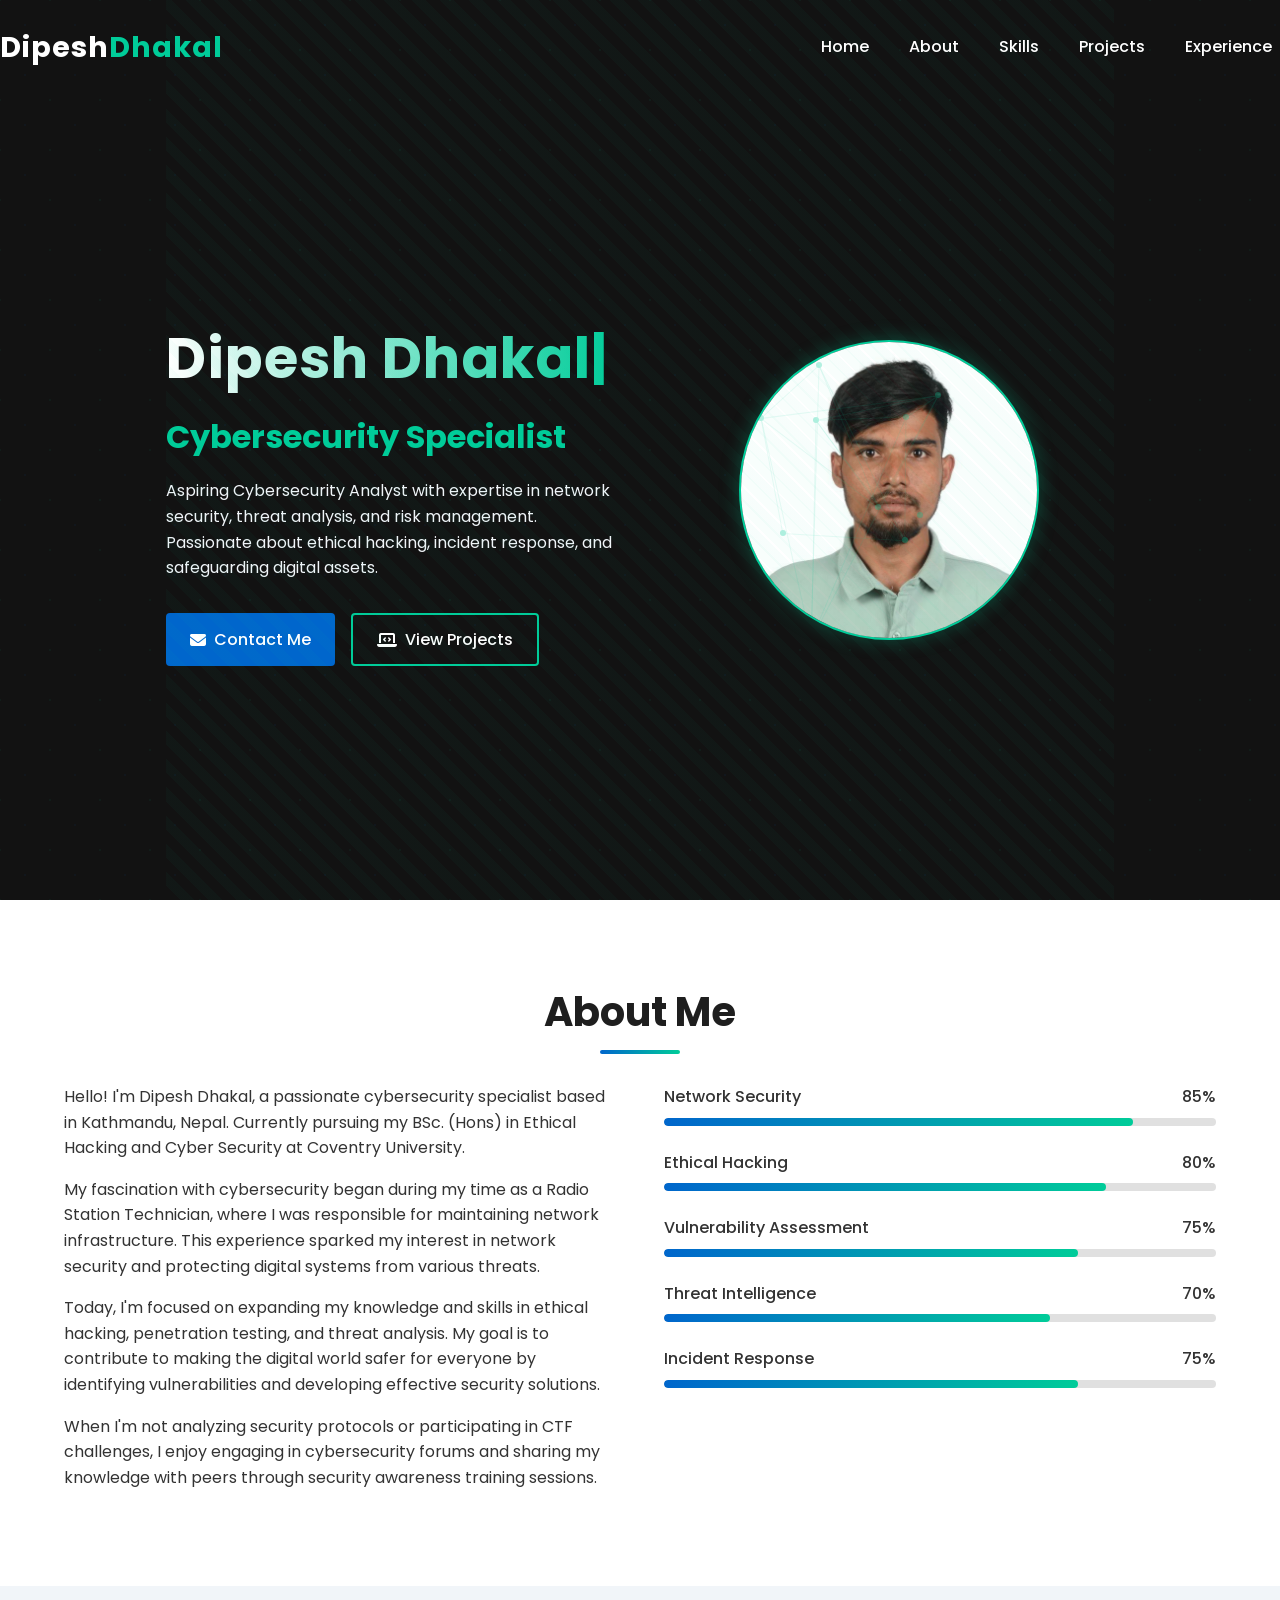
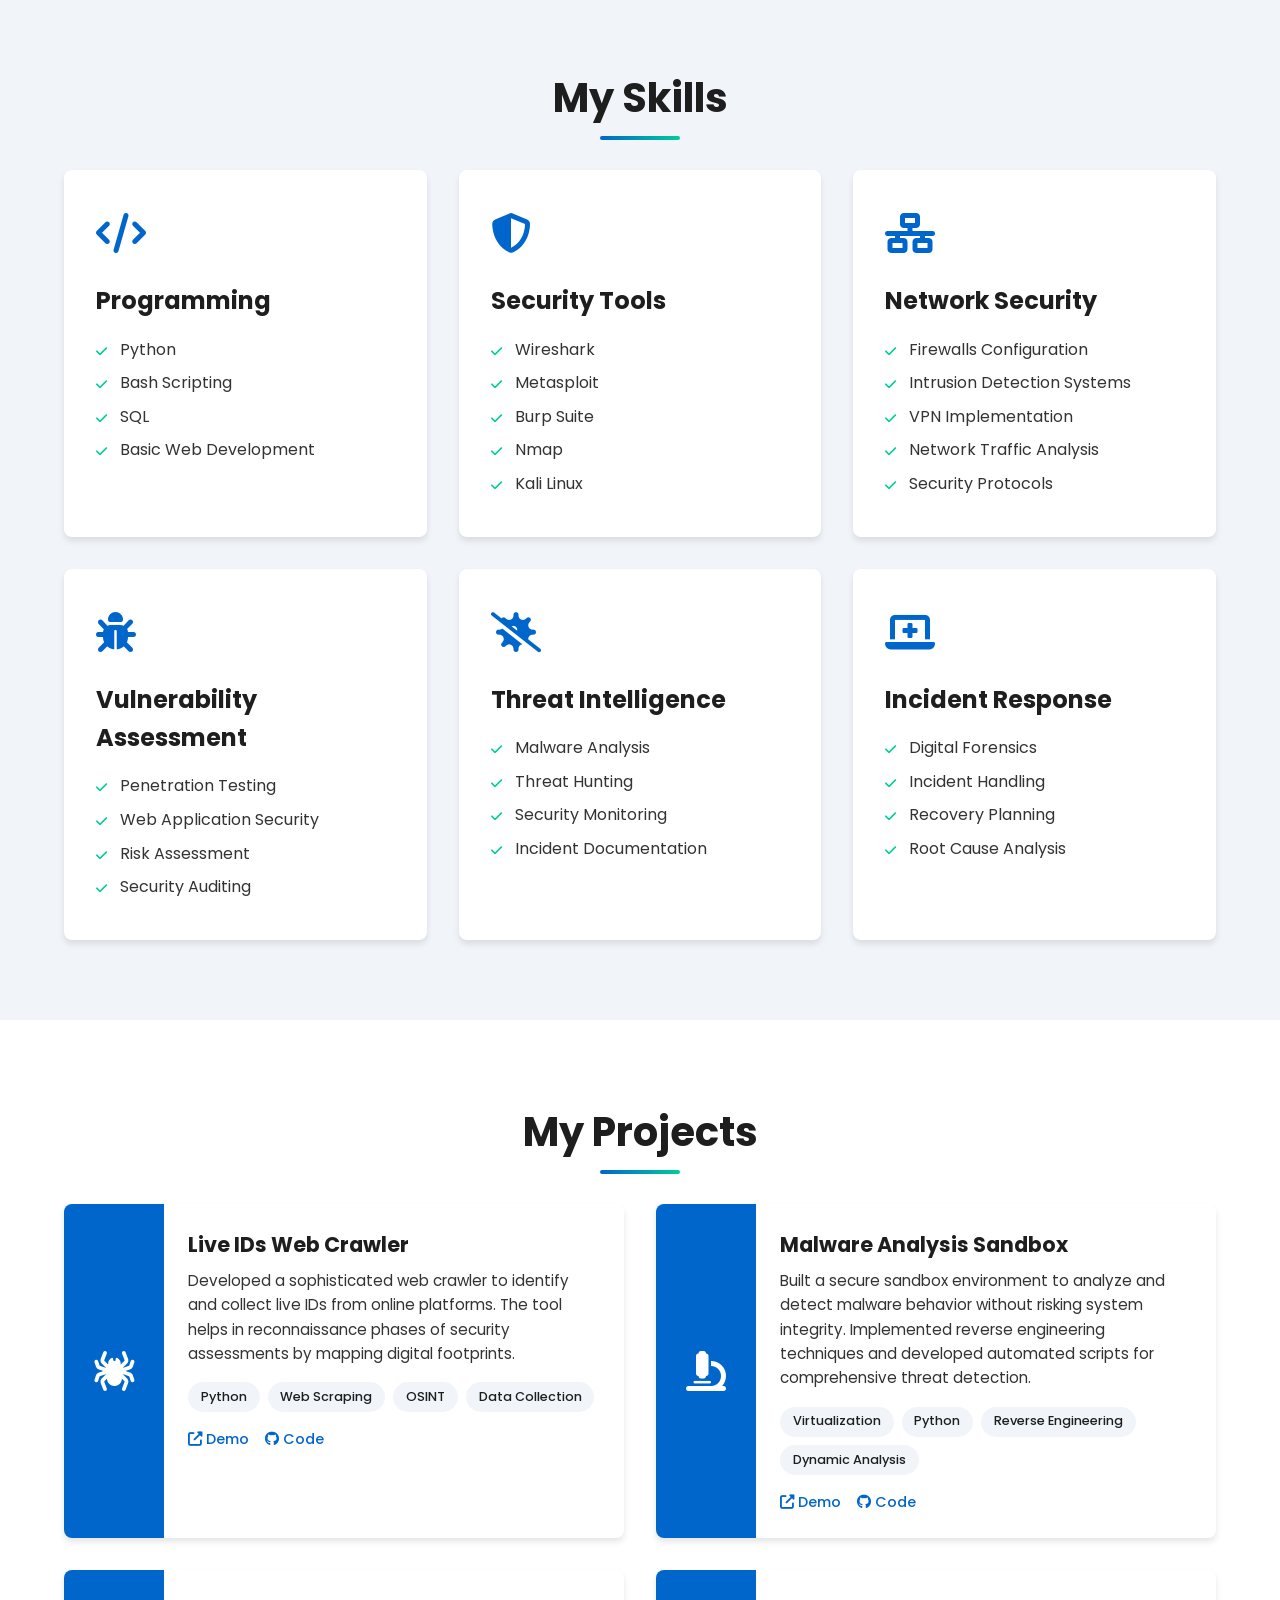
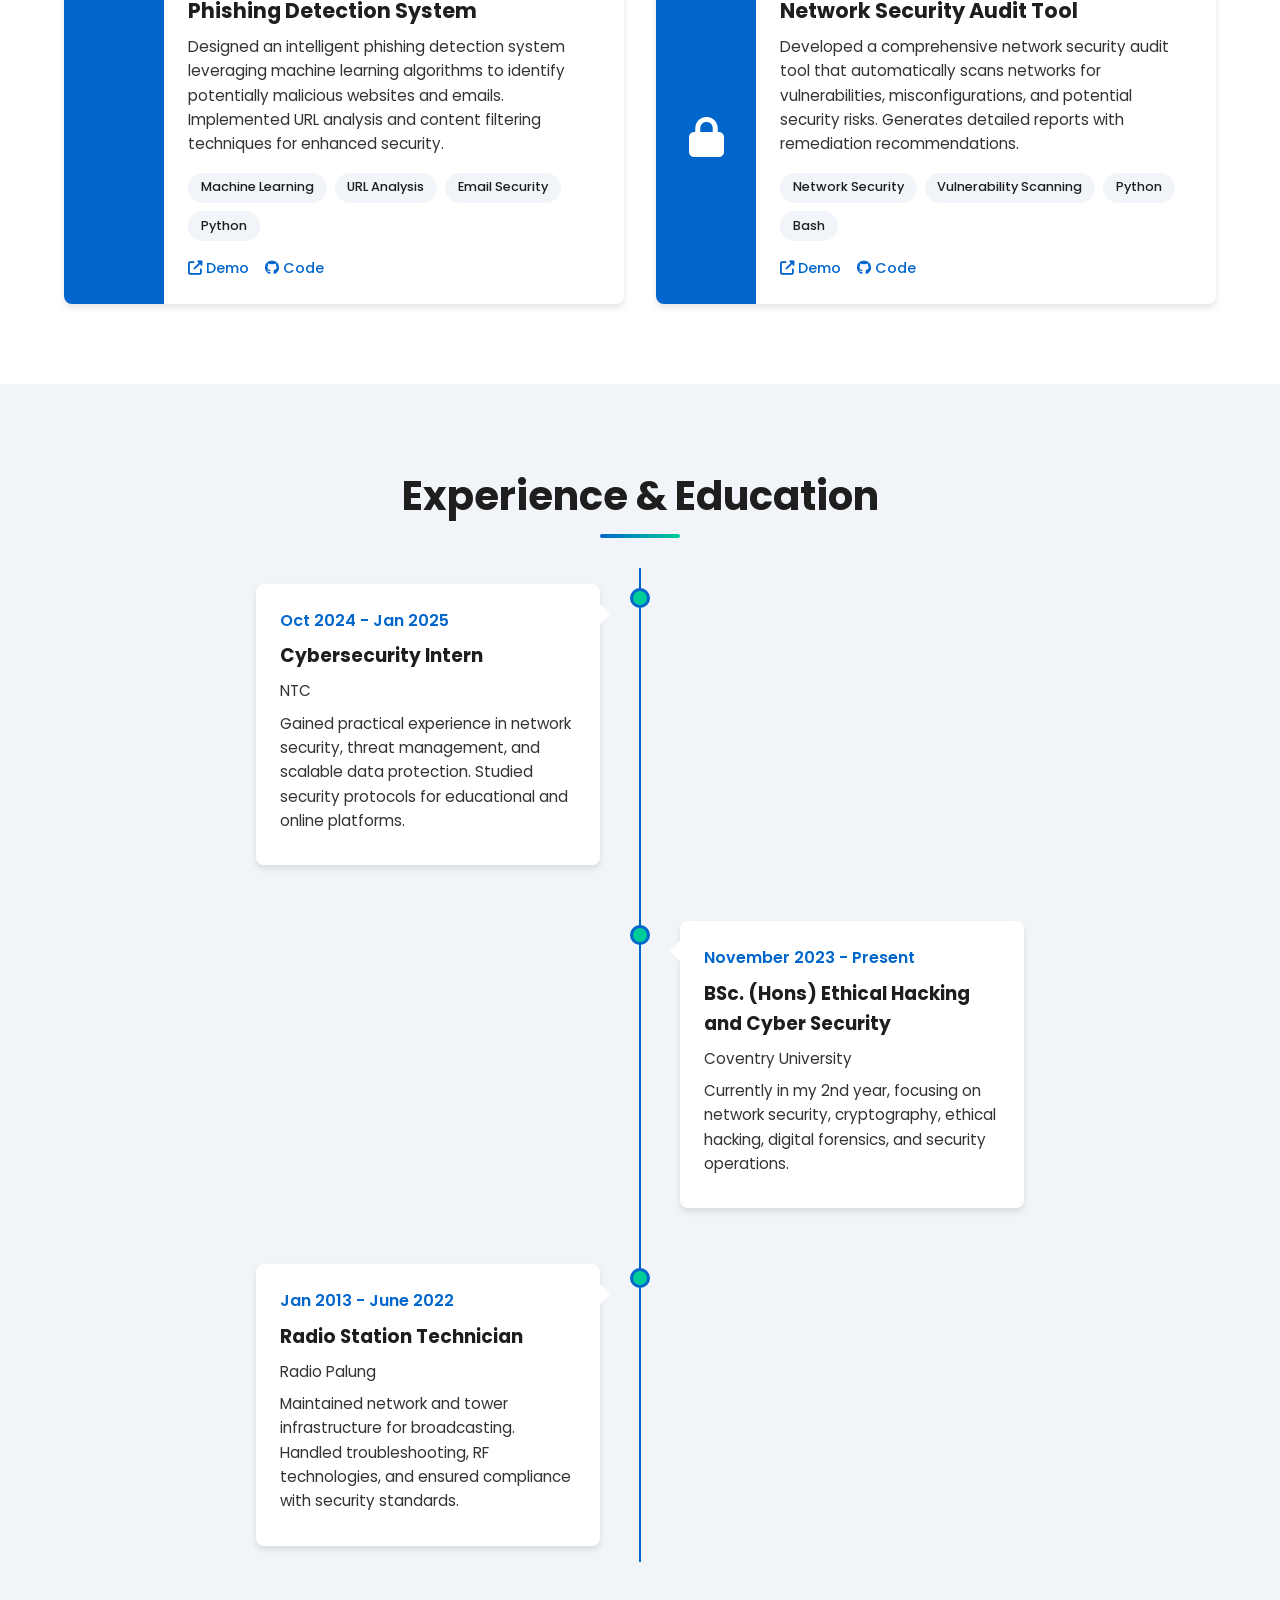
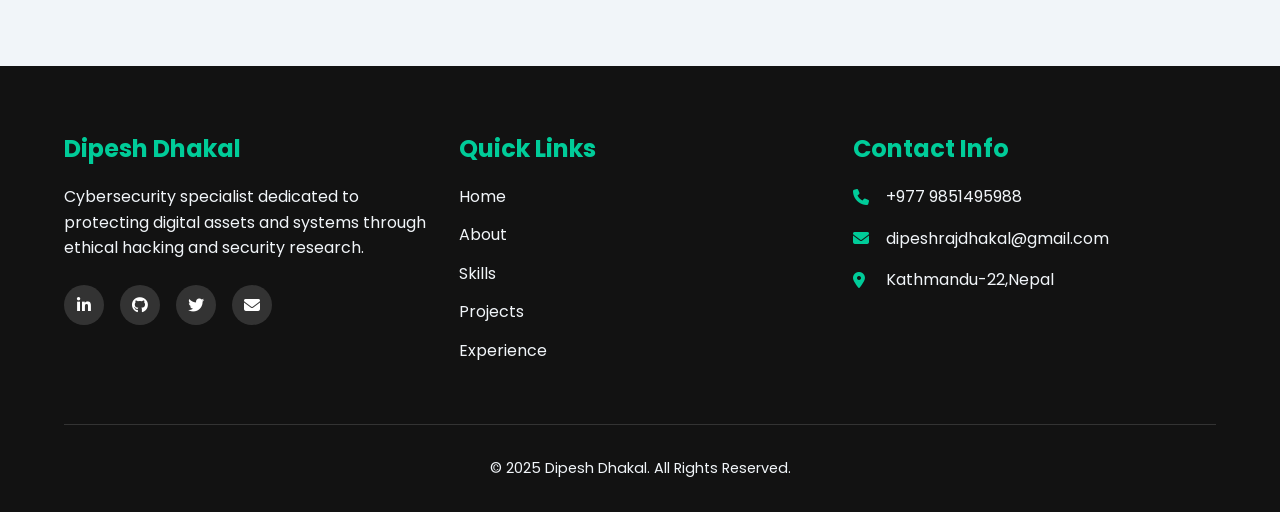
<file: index.html>
<!DOCTYPE html>
<html lang="en">
<head>
    <meta charset="UTF-8">
    <meta name="viewport" content="width=device-width, initial-scale=1.0">
    <title>Dipesh Dhakal | Cybersecurity Specialist</title>
    <link rel="stylesheet" href="https://cdnjs.cloudflare.com/ajax/libs/font-awesome/6.4.0/css/all.min.css">
    <link rel="stylesheet" href="css/style.css">
    <link rel="icon"href="image/final.ico" type="image/x-icon">
</head>
<body>
<header id="home">
    <div class="cyber-pattern"></div>
    <div class="container">
        <nav>
            <div class="logo">Dipesh<span>Dhakal</span></div>
            <div class="nav-links">
                <a href="#home">Home</a>
                <a href="#about">About</a>
                <a href="#skills">Skills</a>
                <a href="#projects">Projects</a>
                <a href="#experience">Experience</a>

            </div>
            <div class="hamburger">
                <i class="fas fa-bars"></i>
            </div>
        </nav>

        <div class="hero">
            <div class="hero-content">
                <h1 class="hero-title">Dipesh Dhakal</h1>
                <h2 class="hero-subtitle">Cybersecurity Specialist</h2>
                <p class="hero-text">Aspiring Cybersecurity Analyst with expertise in network security, threat analysis, and risk management. Passionate about ethical hacking, incident response, and safeguarding digital assets.</p>
                <div class="cta-buttons">
                    <a href="#contact" class="btn btn-primary">
                        <i class="fas fa-envelope"></i> Contact Me
                    </a>
                    <a href="#projects" class="btn btn-outline">
                        <i class="fas fa-laptop-code"></i> View Projects
                    </a>
                </div>
            </div>

            <div class="hero-image">
                <div class="profile-container">
                    <img src="/image/profile1.jpg" alt="Dipesh Dhakal" class="profile-img">
                    <div class="network-overlay"></div>
                </div>
            </div>
                    <div class="network-overlay"></div>
                </div>
            </div>
        </div>
    </div>
</header>

<section id="about">
    <div class="container">
        <h2 class="section-title">About Me</h2>

        <div class="about-content">
            <div class="about-text">
                <p>Hello! I'm Dipesh Dhakal, a passionate cybersecurity specialist based in Kathmandu, Nepal. Currently pursuing my BSc. (Hons) in Ethical Hacking and Cyber Security at  Coventry University.</p>

                <p>My fascination with cybersecurity began during my time as a Radio Station Technician, where I was responsible for maintaining network infrastructure. This experience sparked my interest in network security and protecting digital systems from various threats.</p>

                <p>Today, I'm focused on expanding my knowledge and skills in ethical hacking, penetration testing, and threat analysis. My goal is to contribute to making the digital world safer for everyone by identifying vulnerabilities and developing effective security solutions.</p>

                <p>When I'm not analyzing security protocols or participating in CTF challenges, I enjoy engaging in cybersecurity forums and sharing my knowledge with peers through security awareness training sessions.</p>
            </div>

            <div class="about-stats">
                <div class="stat-item">
                    <div class="stat-title">
                        <span class="stat-name">Network Security</span>
                        <span class="stat-percentage">85%</span>
                    </div>
                    <div class="progress-bar">
                        <div class="progress" style="width: 85%;"></div>
                    </div>
                </div>

                <div class="stat-item">
                    <div class="stat-title">
                        <span class="stat-name">Ethical Hacking</span>
                        <span class="stat-percentage">80%</span>
                    </div>
                    <div class="progress-bar">
                        <div class="progress" style="width: 80%;"></div>
                    </div>
                </div>

                <div class="stat-item">
                    <div class="stat-title">
                        <span class="stat-name">Vulnerability Assessment</span>
                        <span class="stat-percentage">75%</span>
                    </div>
                    <div class="progress-bar">
                        <div class="progress" style="width: 75%;"></div>
                    </div>
                </div>

                <div class="stat-item">
                    <div class="stat-title">
                        <span class="stat-name">Threat Intelligence</span>
                        <span class="stat-percentage">70%</span>
                    </div>
                    <div class="progress-bar">
                        <div class="progress" style="width: 70%;"></div>
                    </div>
                </div>

                <div class="stat-item">
                    <div class="stat-title">
                        <span class="stat-name">Incident Response</span>
                        <span class="stat-percentage">75%</span>
                    </div>
                    <div class="progress-bar">
                        <div class="progress" style="width: 75%;"></div>
                    </div>
                </div>
            </div>
        </div>
    </div>
</section>

<section id="skills" style="background-color: #f1f5f9;">
    <div class="container">
        <h2 class="section-title">My Skills</h2>

        <div class="skills-container">
            <div class="skill-card">
                <div class="skill-icon">
                    <i class="fas fa-code"></i>
                </div>
                <h3 class="skill-title">Programming</h3>
                <ul class="skill-list">
                    <li>Python</li>
                    <li>Bash Scripting</li>
                    <li>SQL</li>
                    <li>Basic Web Development</li>
                </ul>
            </div>

            <div class="skill-card">
                <div class="skill-icon">
                    <i class="fas fa-shield-alt"></i>
                </div>
                <h3 class="skill-title">Security Tools</h3>
                <ul class="skill-list">
                    <li>Wireshark</li>
                    <li>Metasploit</li>
                    <li>Burp Suite</li>
                    <li>Nmap</li>
                    <li>Kali Linux</li>
                </ul>
            </div>

            <div class="skill-card">
                <div class="skill-icon">
                    <i class="fas fa-network-wired"></i>
                </div>
                <h3 class="skill-title">Network Security</h3>
                <ul class="skill-list">
                    <li>Firewalls Configuration</li>
                    <li>Intrusion Detection Systems</li>
                    <li>VPN Implementation</li>
                    <li>Network Traffic Analysis</li>
                    <li>Security Protocols</li>
                </ul>
            </div>

            <div class="skill-card">
                <div class="skill-icon">
                    <i class="fas fa-bug"></i>
                </div>
                <h3 class="skill-title">Vulnerability Assessment</h3>
                <ul class="skill-list">
                    <li>Penetration Testing</li>
                    <li>Web Application Security</li>
                    <li>Risk Assessment</li>
                    <li>Security Auditing</li>
                </ul>
            </div>

            <div class="skill-card">
                <div class="skill-icon">
                    <i class="fas fa-virus-slash"></i>
                </div>
                <h3 class="skill-title">Threat Intelligence</h3>
                <ul class="skill-list">
                    <li>Malware Analysis</li>
                    <li>Threat Hunting</li>
                    <li>Security Monitoring</li>
                    <li>Incident Documentation</li>
                </ul>
            </div>

            <div class="skill-card">
                <div class="skill-icon">
                    <i class="fas fa-laptop-medical"></i>
                </div>
                <h3 class="skill-title">Incident Response</h3>
                <ul class="skill-list">
                    <li>Digital Forensics</li>
                    <li>Incident Handling</li>
                    <li>Recovery Planning</li>
                    <li>Root Cause Analysis</li>
                </ul>
            </div>
        </div>
    </div>
</section>

<section id="projects">
    <div class="container">
        <h2 class="section-title">My Projects</h2>

        <div class="projects-container">
            <div class="project-card">
                <div class="project-image">
                    <i class="fas fa-spider"></i>
                </div>
                <div class="project-content">
                    <h3 class="project-title">Live IDs Web Crawler</h3>
                    <p class="project-description">Developed a sophisticated web crawler to identify and collect live IDs from online platforms. The tool helps in reconnaissance phases of security assessments by mapping digital footprints.</p>
                    <div class="project-tags">
                        <span class="tag">Python</span>
                        <span class="tag">Web Scraping</span>
                        <span class="tag">OSINT</span>
                        <span class="tag">Data Collection</span>
                    </div>
                    <div class="project-links">
                        <a href="#" class="project-link">
                            <i class="fas fa-external-link-alt"></i> Demo
                        </a>
                        <a href="#" class="project-link">
                            <i class="fab fa-github"></i> Code
                        </a>
                    </div>
                </div>
            </div>

            <div class="project-card">
                <div class="project-image">
                    <i class="fas fa-microscope"></i>
                </div>
                <div class="project-content">
                    <h3 class="project-title">Malware Analysis Sandbox</h3>
                    <p class="project-description">Built a secure sandbox environment to analyze and detect malware behavior without risking system integrity. Implemented reverse engineering techniques and developed automated scripts for comprehensive threat detection.</p>
                    <div class="project-tags">
                        <span class="tag">Virtualization</span>
                        <span class="tag">Python</span>
                        <span class="tag">Reverse Engineering</span>
                        <span class="tag">Dynamic Analysis</span>
                    </div>
                    <div class="project-links">
                        <a href="#" class="project-link">
                            <i class="fas fa-external-link-alt"></i> Demo
                        </a>
                        <a href="#" class="project-link">
                            <i class="fab fa-github"></i> Code
                        </a>
                    </div>
                </div>
            </div>

            <div class="project-card">
                <div class="project-image">
                    <i class="fas fa-fishing-hook"></i>
                </div>
                <div class="project-content">
                    <h3 class="project-title">Phishing Detection System</h3>
                    <p class="project-description">Designed an intelligent phishing detection system leveraging machine learning algorithms to identify potentially malicious websites and emails. Implemented URL analysis and content filtering techniques for enhanced security.</p>
                    <div class="project-tags">
                        <span class="tag">Machine Learning</span>
                        <span class="tag">URL Analysis</span>
                        <span class="tag">Email Security</span>
                        <span class="tag">Python</span>
                    </div>
                    <div class="project-links">
                        <a href="#" class="project-link">
                            <i class="fas fa-external-link-alt"></i> Demo
                        </a>
                        <a href="#" class="project-link">
                            <i class="fab fa-github"></i> Code
                        </a>
                    </div>
                </div>
            </div>

            <div class="project-card">
                <div class="project-image">
                    <i class="fas fa-lock"></i>
                </div>
                <div class="project-content">
                    <h3 class="project-title">Network Security Audit Tool</h3>
                    <p class="project-description">Developed a comprehensive network security audit tool that automatically scans networks for vulnerabilities, misconfigurations, and potential security risks. Generates detailed reports with remediation recommendations.</p>
                    <div class="project-tags">
                        <span class="tag">Network Security</span>
                        <span class="tag">Vulnerability Scanning</span>
                        <span class="tag">Python</span>
                        <span class="tag">Bash</span>
                    </div>
                    <div class="project-links">
                        <a href="#" class="project-link">
                            <i class="fas fa-external-link-alt"></i> Demo
                        </a>
                        <a href="#" class="project-link">
                            <i class="fab fa-github"></i> Code
                        </a>
                    </div>
                </div>
            </div>
        </div>
    </div>
</section>

<section id="experience" style="background-color: #f1f5f9;">
    <div class="container">
        <h2 class="section-title">Experience & Education</h2>

        <div class="timeline">
            <div class="timeline-item">
                <div class="timeline-dot"></div>
                <div class="timeline-content">
                    <div class="timeline-date">Oct 2024 - Jan 2025</div>
                    <h3 class="timeline-title">Cybersecurity Intern</h3>
                    <p class="timeline-description">NTC</p>
                    <p class="timeline-description">Gained practical experience in network security, threat management, and scalable data protection. Studied security protocols for educational and online platforms.</p>
                </div>
            </div>

            <div class="timeline-item">
                <div class="timeline-dot"></div>
                <div class="timeline-content">
                    <div class="timeline-date">November 2023 - Present</div>
                    <h3 class="timeline-title">BSc. (Hons) Ethical Hacking and Cyber Security</h3>
                    <p class="timeline-description">Coventry University</p>
                    <p class="timeline-description">Currently in my 2nd year, focusing on network security, cryptography, ethical hacking, digital forensics, and security operations.</p>
                </div>
            </div>

            <div class="timeline-item">
                <div class="timeline-dot"></div>
                <div class="timeline-content">
                    <div class="timeline-date">Jan 2013 - June 2022</div>
                    <h3 class="timeline-title">Radio Station Technician</h3>
                    <p class="timeline-description">Radio Palung</p>
                    <p class="timeline-description">Maintained network and tower infrastructure for broadcasting. Handled troubleshooting, RF technologies, and ensured compliance with security standards.</p>
                </div>
            </div>
        </div>
    </div>
</section>


<footer>
    <div class="container">
        <div class="footer-content">
            <div class="footer-about">
                <h3>Dipesh Dhakal</h3>
                <p>Cybersecurity specialist dedicated to protecting digital assets and systems through ethical hacking and security research.</p>
                <div class="social-links">
                    <a href="https://www.linkedin.com/in/dipeshrajdhakal/" class="social-link" target="_blank">
                        <i class="fab fa-linkedin-in"></i>
                    </a>
                    <a href="https://github.com/R00052931D" class="social-link" target="_blank">
                        <i class="fab fa-github"></i>
                    </a>
                    <a href="https://twitter.com/" class="social-link" target="_blank">
                        <i class="fab fa-twitter"></i>
                    </a>
                    <a href="mailto:dipeshrajdhakal@gmail.com" class="social-link">
                        <i class="fas fa-envelope"></i>
                    </a>
                </div>
            </div>

            <div class="footer-links">
                <h3>Quick Links</h3>
                <ul class="footer-nav-links">
                    <li><a href="#home">Home</a></li>
                    <li><a href="#about">About</a></li>
                    <li><a href="#skills">Skills</a></li>
                    <li><a href="#projects">Projects</a></li>
                    <li><a href="#experience">Experience</a></li>
                </ul>
            </div>

            <div class="footer-contact">
                <h3>Contact Info</h3>
                <ul class="contact-info">
                    <li>
                        <i class="fas fa-phone"></i> +977 9851495988
                    </li>
                    <li>
                        <i class="fas fa-envelope"></i> dipeshrajdhakal@gmail.com
                    </li>
                    <li>
                        <i class="fas fa-map-marker-alt"></i>Kathmandu-22,Nepal
                    </li>
                </ul>
            </div>
        </div>

        <div class="copyright">
            <p>&copy; 2025 Dipesh Dhakal. All Rights Reserved.</p>
        </div>
    </div>
</footer>

<a href="#home" class="scroll-to-top">
    <i class="fas fa-arrow-up"></i>
</a>

<script src="js/script.js"></script>
</body>
</html>
</file>
<file: css/style.css>
/* Global Styles */
@import url('https://fonts.googleapis.com/css2?family=Poppins:wght@300;400;500;600;700&family=Roboto+Mono:wght@400;500&display=swap');

:root {
    --primary-color: #0066cc;
    --secondary-color: #00cc99;
    --accent-color: #ff6600;
    --dark-bg: #121212;
    --dark-grey: #1e1e1e;
    --medium-grey: #333333;
    --light-grey: #f1f5f9;
    --white: #ffffff;
    --text-dark: #333333;
    --text-light: #f1f5f9;
    --shadow: 0 4px 6px rgba(0, 0, 0, 0.1);
    --transition: all 0.3s ease;
}

* {
    margin: 0;
    padding: 0;
    box-sizing: border-box;
}

html {
    scroll-behavior: smooth;
    font-size: 16px;
}

body {
    font-family: 'Poppins', sans-serif;
    line-height: 1.6;
    color: var(--text-dark);
    background-color: var(--white);
}

a {
    text-decoration: none;
    color: inherit;
    transition: var(--transition);
}

ul {
    list-style: none;
}

img {
    max-width: 100%;
    height: auto;
}

.container {
    max-width: 1200px;
    margin: 0 auto;
    padding: 0 1.5rem;
}

.section-title {
    text-align: center;
    font-size: 2.5rem;
    margin-bottom: 2.5rem;
    position: relative;
    color: var(--dark-grey);
}

.section-title::after {
    content: '';
    position: absolute;
    bottom: -10px;
    left: 50%;
    transform: translateX(-50%);
    width: 80px;
    height: 4px;
    background: linear-gradient(to right, var(--primary-color), var(--secondary-color));
    border-radius: 2px;
}

section {
    padding: 5rem 0;
}

/* Header & Navigation */
header {
    position: relative;
    background-color: var(--dark-bg);
    color: var(--white);
    min-height: 100vh;
    display: flex;
    align-items: center;
    overflow: hidden;
}

.cyber-pattern {
    position: absolute;
    top: 0;
    left: 0;
    width: 100%;
    height: 100%;
    background-image:
            radial-gradient(var(--primary-color) 1px, transparent 1px),
            radial-gradient(var(--secondary-color) 1px, transparent 1px);
    background-size: 50px 50px;
    background-position: 0 0, 25px 25px;
    opacity: 0.05;
    z-index: 1;
}

nav {
    display: flex;
    justify-content: space-between;
    align-items: center;
    padding: 1.5rem 0;
    position: absolute;
    top: 0;
    left: 0;
    width: 100%;
    z-index: 10;
}

.logo {
    font-size: 1.8rem;
    font-weight: 700;
    color: var(--white);
    letter-spacing: 1px;
}

.logo span {
    color: var(--secondary-color);
}

.nav-links {
    display: flex;
    gap: 1.5rem;
}

.nav-links a {
    color: var(--white);
    font-weight: 500;
    padding: 0.5rem;
    position: relative;
}

.nav-links a::after {
    content: '';
    position: absolute;
    bottom: 0;
    left: 0;
    width: 0;
    height: 2px;
    background-color: var(--secondary-color);
    transition: width 0.3s ease;
}

.nav-links a:hover::after {
    width: 100%;
}

.hamburger {
    display: none;
    font-size: 1.5rem;
    cursor: pointer;
}

/* Hero Section */
.hero {
    display: flex;
    justify-content: space-between;
    align-items: center;
    height: 100vh;
    padding-top: 80px;
    position: relative;
    z-index: 2;
}

.hero-content {
    flex: 1;
    padding-right: 3rem;
}

.hero-title {
    font-size: 3.5rem;
    margin-bottom: 0.5rem;
    font-weight: 700;
    letter-spacing: 1px;
    background: linear-gradient(to right, var(--white), var(--secondary-color));
    -webkit-background-clip: text;
    background-clip: text;
    color: transparent;
}

.hero-subtitle {
    font-size: 2rem;
    margin-bottom: 1rem;
    color: var(--secondary-color);
}

.hero-text {
    margin-bottom: 2rem;
    max-width: 600px;
    color: var(--light-grey);
}

.cta-buttons {
    display: flex;
    gap: 1rem;
    margin-top: 2rem;
}

.btn {
    display: inline-flex;
    align-items: center;
    padding: 0.75rem 1.5rem;
    border-radius: 4px;
    font-weight: 500;
    cursor: pointer;
    transition: var(--transition);
}

.btn i {
    margin-right: 0.5rem;
}

.btn-primary {
    background-color: var(--primary-color);
    color: var(--white);
    border: none;
}

.btn-primary:hover {
    background-color: #0055aa;
    transform: translateY(-2px);
    box-shadow: var(--shadow);
}

.btn-outline {
    background-color: transparent;
    color: var(--white);
    border: 2px solid var(--secondary-color);
}

.btn-outline:hover {
    background-color: var(--secondary-color);
    color: var(--dark-bg);
    transform: translateY(-2px);
    box-shadow: var(--shadow);
}

.hero-image {
    flex: 1;
    display: flex;
    justify-content: center;
    align-items: center;
}

.profile-container {
    position: relative;
    width: 300px;
    height: 300px;
    border-radius: 50%;
    background-color: var(--medium-grey);
    display: flex;
    justify-content: center;
    align-items: center;
    overflow: hidden;
    border: 2px solid var(--secondary-color);
    box-shadow: 0 0 20px rgba(0, 204, 153, 0.3);
}

.profile-img {
    width: 100%;
    height: 100%;
    object-fit: cover;
}

.network-overlay {
    position: absolute;
    top: 0;
    left: 0;
    width: 100%;
    height: 100%;
    background-image: repeating-linear-gradient(
            45deg,
            transparent,
            transparent 10px,
            rgba(0, 204, 153, 0.1) 10px,
            rgba(0, 204, 153, 0.1) 20px
    );
    opacity: 0.3;
}

/* About Section */
.about-content {
    display: flex;
    flex-wrap: wrap;
    gap: 3rem;
}

.about-text {
    flex: 1;
    min-width: 300px;
}

.about-text p {
    margin-bottom: 1rem;
}

.about-stats {
    flex: 1;
    min-width: 300px;
}

.stat-item {
    margin-bottom: 1.5rem;
}

.stat-title {
    display: flex;
    justify-content: space-between;
    margin-bottom: 0.5rem;
    font-weight: 500;
}

.progress-bar {
    height: 8px;
    background-color: #e0e0e0;
    border-radius: 4px;
    overflow: hidden;
}

.progress {
    height: 100%;
    background: linear-gradient(to right, var(--primary-color), var(--secondary-color));
    border-radius: 4px;
    transition: width 1s ease-in-out;
}

/* Skills Section */
.skills-container {
    display: grid;
    grid-template-columns: repeat(auto-fill, minmax(300px, 1fr));
    gap: 2rem;
}

.skill-card {
    background-color: var(--white);
    padding: 2rem;
    border-radius: 8px;
    box-shadow: var(--shadow);
    transition: var(--transition);
}

.skill-card:hover {
    transform: translateY(-5px);
    box-shadow: 0 8px 15px rgba(0, 0, 0, 0.1);
}

.skill-icon {
    font-size: 2.5rem;
    color: var(--primary-color);
    margin-bottom: 1rem;
}

.skill-title {
    font-size: 1.5rem;
    margin-bottom: 1rem;
    color: var(--dark-grey);
}

.skill-list li {
    margin-bottom: 0.5rem;
    position: relative;
    padding-left: 1.5rem;
}

.skill-list li::before {
    content: "\f00c";
    font-family: 'Font Awesome 5 Free';
    font-weight: 900;
    font-size: 0.8rem;
    color: var(--secondary-color);
    position: absolute;
    left: 0;
    top: 5px;
}

/* Projects Section */
.projects-container {
    display: grid;
    grid-template-columns: repeat(auto-fill, minmax(450px, 1fr));
    gap: 2rem;
}

.project-card {
    background-color: var(--white);
    border-radius: 8px;
    overflow: hidden;
    box-shadow: var(--shadow);
    display: flex;
    transition: var(--transition);
}

.project-card:hover {
    transform: translateY(-5px);
    box-shadow: 0 8px 15px rgba(0, 0, 0, 0.1);
}

.project-image {
    flex: 0 0 100px;
    background-color: var(--primary-color);
    color: var(--white);
    display: flex;
    align-items: center;
    justify-content: center;
    font-size: 2.5rem;
}

.project-content {
    flex: 1;
    padding: 1.5rem;
}

.project-title {
    font-size: 1.3rem;
    margin-bottom: 0.5rem;
    color: var(--dark-grey);
}

.project-description {
    margin-bottom: 1rem;
    font-size: 0.95rem;
}

.project-tags {
    display: flex;
    flex-wrap: wrap;
    gap: 0.5rem;
    margin-bottom: 1rem;
}

.tag {
    background-color: var(--light-grey);
    padding: 0.3rem 0.8rem;
    border-radius: 20px;
    font-size: 0.8rem;
    font-weight: 500;
    color: var(--dark-grey);
}

.project-links {
    display: flex;
    gap: 1rem;
}

.project-link {
    font-weight: 500;
    color: var(--primary-color);
    font-size: 0.9rem;
}

.project-link:hover {
    color: var(--secondary-color);
}

/* Experience & Timeline */
.timeline {
    position: relative;
    max-width: 800px;
    margin: 0 auto;
}

.timeline::before {
    content: '';
    position: absolute;
    width: 2px;
    background-color: var(--primary-color);
    top: 0;
    bottom: 0;
    left: 50%;
    transform: translateX(-50%);
}

.timeline-item {
    padding: 1rem;
    position: relative;
    width: 50%;
    margin-bottom: 1.5rem;
}

.timeline-item:nth-child(odd) {
    left: 0;
    padding-right: 2.5rem;
}

.timeline-item:nth-child(even) {
    left: 50%;
    padding-left: 2.5rem;
}

.timeline-dot {
    position: absolute;
    width: 20px;
    height: 20px;
    border-radius: 50%;
    background-color: var(--secondary-color);
    top: 20px;
    border: 3px solid var(--primary-color);
    z-index: 1;
}

.timeline-item:nth-child(odd) .timeline-dot {
    right: -10px;
}

.timeline-item:nth-child(even) .timeline-dot {
    left: -10px;
}

.timeline-content {
    background-color: var(--white);
    padding: 1.5rem;
    border-radius: 8px;
    box-shadow: var(--shadow);
    position: relative;
}

.timeline-item:nth-child(odd) .timeline-content::after {
    content: '';
    position: absolute;
    right: -10px;
    top: 20px;
    width: 0;
    height: 0;
    border-top: 10px solid transparent;
    border-bottom: 10px solid transparent;
    border-left: 10px solid var(--white);
}

.timeline-item:nth-child(even) .timeline-content::after {
    content: '';
    position: absolute;
    left: -10px;
    top: 20px;
    width: 0;
    height: 0;
    border-top: 10px solid transparent;
    border-bottom: 10px solid transparent;
    border-right: 10px solid var(--white);
}

.timeline-date {
    font-weight: 600;
    color: var(--primary-color);
    margin-bottom: 0.5rem;
}

.timeline-title {
    margin-bottom: 0.5rem;
    color: var(--dark-grey);
}

.timeline-description {
    margin-bottom: 0.5rem;
    font-size: 0.95rem;
}

/* Certificates Section */
.certificate-container {
    display: grid;
    grid-template-columns: repeat(auto-fill, minmax(250px, 1fr));
    gap: 2rem;
}

.certificate-card {
    background-color: var(--white);
    border-radius: 8px;
    padding: 1.5rem;
    box-shadow: var(--shadow);
    text-align: center;
    transition: var(--transition);
}

.certificate-card:hover {
    transform: translateY(-5px);
    box-shadow: 0 8px 15px rgba(0, 0, 0, 0.1);
}

.certificate-image {
    font-size: 3rem;
    color: var(--primary-color);
    margin-bottom: 1rem;
}

.certificate-title {
    font-size: 1.2rem;
    margin-bottom: 0.5rem;
    color: var(--dark-grey);
}

.certificate-issuer {
    font-size: 0.9rem;
    margin-bottom: 0.3rem;
    color: var(--medium-grey);
}

.certificate-date {
    font-size: 0.85rem;
    color: var(--primary-color);
    font-weight: 500;
}

/* Contact Section */
.contact-form {
    max-width: 700px;
    margin: 0 auto;
}

.form-group {
    margin-bottom: 1.5rem;
}

.form-label {
    display: block;
    margin-bottom: 0.5rem;
    font-weight: 500;
}

.form-input {
    width: 100%;
    padding: 0.8rem 1rem;
    border: 1px solid #e0e0e0;
    border-radius: 4px;
    transition: var(--transition);
    font-family: inherit;
}

.form-input:focus {
    outline: none;
    border-color: var(--primary-color);
    box-shadow: 0 0 0 2px rgba(0, 102, 204, 0.2);
}

textarea.form-input {
    min-height: 150px;
    resize: vertical;
}

.btn-submit {
    background-color: var(--primary-color);
    color: var(--white);
    padding: 0.8rem 1.5rem;
    border: none;
    border-radius: 4px;
    font-weight: 500;
    cursor: pointer;
    transition: var(--transition);
    font-family: inherit;
    font-size: 1rem;
    display: block;
    width: 100%;
}

.btn-submit:hover {
    background-color: #0055aa;
    transform: translateY(-2px);
    box-shadow: var(--shadow);
}

/* Footer */
footer {
    background-color: var(--dark-bg);
    color: var(--white);
    padding: 4rem 0 2rem;
}

.footer-content {
    display: flex;
    flex-wrap: wrap;
    justify-content: space-between;
    gap: 2rem;
    margin-bottom: 3rem;
}

.footer-about {
    flex: 1;
    min-width: 250px;
}

.footer-about h3 {
    font-size: 1.5rem;
    margin-bottom: 1rem;
    color: var(--secondary-color);
}

.footer-about p {
    margin-bottom: 1.5rem;
    color: var(--light-grey);
}

.social-links {
    display: flex;
    gap: 1rem;
}

.social-link {
    display: flex;
    align-items: center;
    justify-content: center;
    width: 40px;
    height: 40px;
    background-color: var(--medium-grey);
    border-radius: 50%;
    color: var(--white);
    transition: var(--transition);
}

.social-link:hover {
    background-color: var(--primary-color);
    transform: translateY(-3px);
}

.footer-links {
    flex: 1;
    min-width: 250px;
}

.footer-links h3 {
    font-size: 1.5rem;
    margin-bottom: 1rem;
    color: var(--secondary-color);
}

.footer-nav-links li {
    margin-bottom: 0.8rem;
}

.footer-nav-links a {
    color: var(--light-grey);
    transition: var(--transition);
}

.footer-nav-links a:hover {
    color: var(--secondary-color);
    padding-left: 5px;
}

.footer-contact {
    flex: 1;
    min-width: 250px;
}

.footer-contact h3 {
    font-size: 1.5rem;
    margin-bottom: 1rem;
    color: var(--secondary-color);
}

.contact-info li {
    margin-bottom: 1rem;
    display: flex;
    align-items: center;
    color: var(--light-grey);
}

.contact-info i {
    width: 25px;
    color: var(--secondary-color);
    margin-right: 0.5rem;
}

.copyright {
    text-align: center;
    padding-top: 2rem;
    border-top: 1px solid var(--medium-grey);
    color: var(--light-grey);
    font-size: 0.9rem;
}

/* Scroll to Top Button */
.scroll-to-top {
    position: fixed;
    bottom: 30px;
    right: 30px;
    width: 50px;
    height: 50px;
    background-color: var(--primary-color);
    color: var(--white);
    border-radius: 50%;
    display: flex;
    justify-content: center;
    align-items: center;
    font-size: 1.2rem;
    cursor: pointer;
    z-index: 99;
    opacity: 0;
    visibility: hidden;
    transition: var(--transition);
    box-shadow: 0 2px 10px rgba(0, 0, 0, 0.15);
}

.scroll-to-top.show {
    opacity: 1;
    visibility: visible;
}

.scroll-to-top:hover {
    background-color: var(--secondary-color);
    transform: translateY(-5px);
}

/* Responsive Design */
@media screen and (max-width: 1024px) {
    .hero {
        flex-direction: column;
        text-align: center;
        gap: 3rem;
    }

    .hero-content {
        padding-right: 0;
    }

    .hero-text {
        margin: 0 auto 2rem;
    }

    .cta-buttons {
        justify-content: center;
    }

    .projects-container {
        grid-template-columns: repeat(auto-fill, minmax(350px, 1fr));
    }
}

@media screen and (max-width: 768px) {
    .nav-links {
        display: none;
    }

    .hamburger {
        display: block;
    }

    /* Responsive menu would require JavaScript */

    .timeline::before {
        left: 20px;
    }

    .timeline-item {
        width: 100%;
        padding-left: 50px;
    }

    .timeline-item:nth-child(even) {
        left: 0;
    }

    .timeline-dot {
        left: 10px;
    }

    .timeline-item:nth-child(odd) .timeline-dot {
        right: auto;
        left: 10px;
    }

    .timeline-item:nth-child(even) .timeline-content::after,
    .timeline-item:nth-child(odd) .timeline-content::after {
        left: -10px;
        border-right: 10px solid var(--white);
        border-left: none;
    }
}

@media screen and (max-width: 500px) {
    .section-title {
        font-size: 2rem;
    }

    .hero-title {
        font-size: 2.5rem;
    }

    .hero-subtitle {
        font-size: 1.5rem;
    }

    .projects-container {
        grid-template-columns: 1fr;
    }

    .project-card {
        flex-direction: column;
    }

    .project-image {
        height: 100px;
    }

    .footer-content {
        flex-direction: column;
    }
}
</file>
